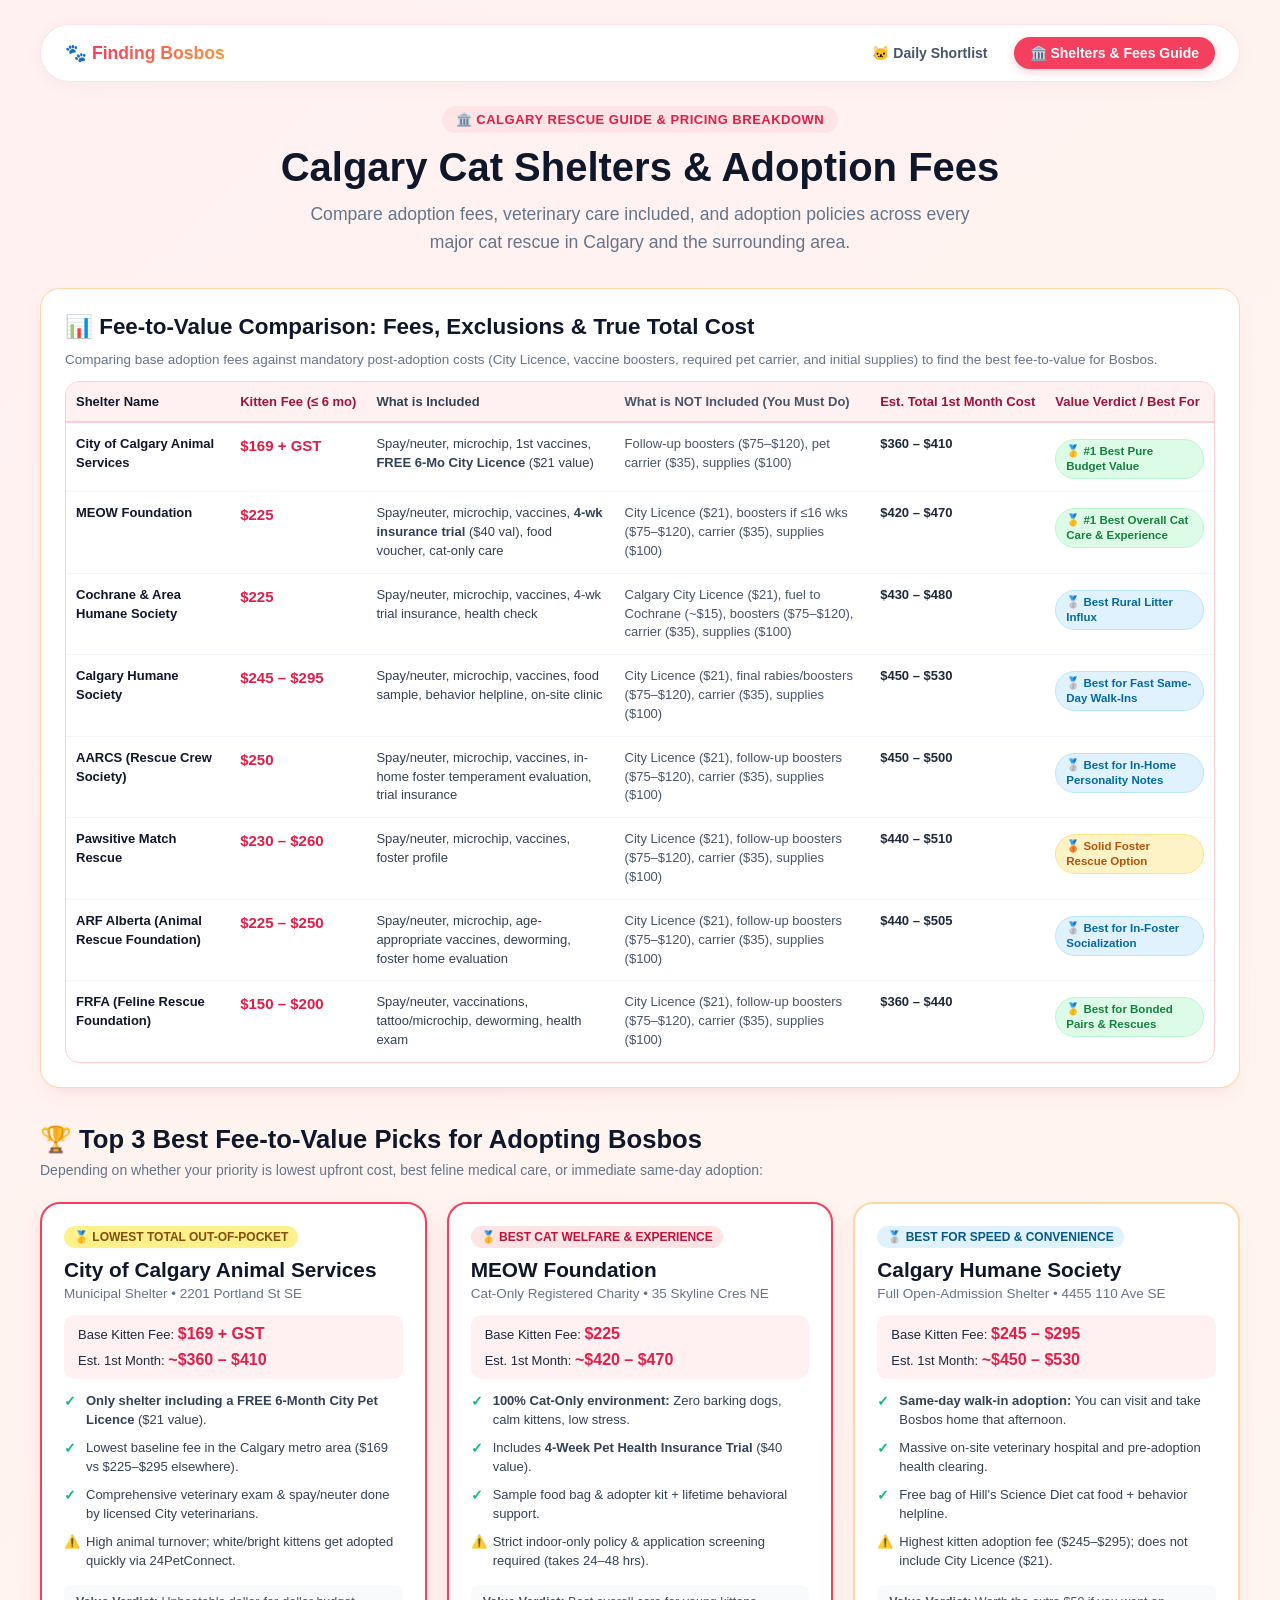
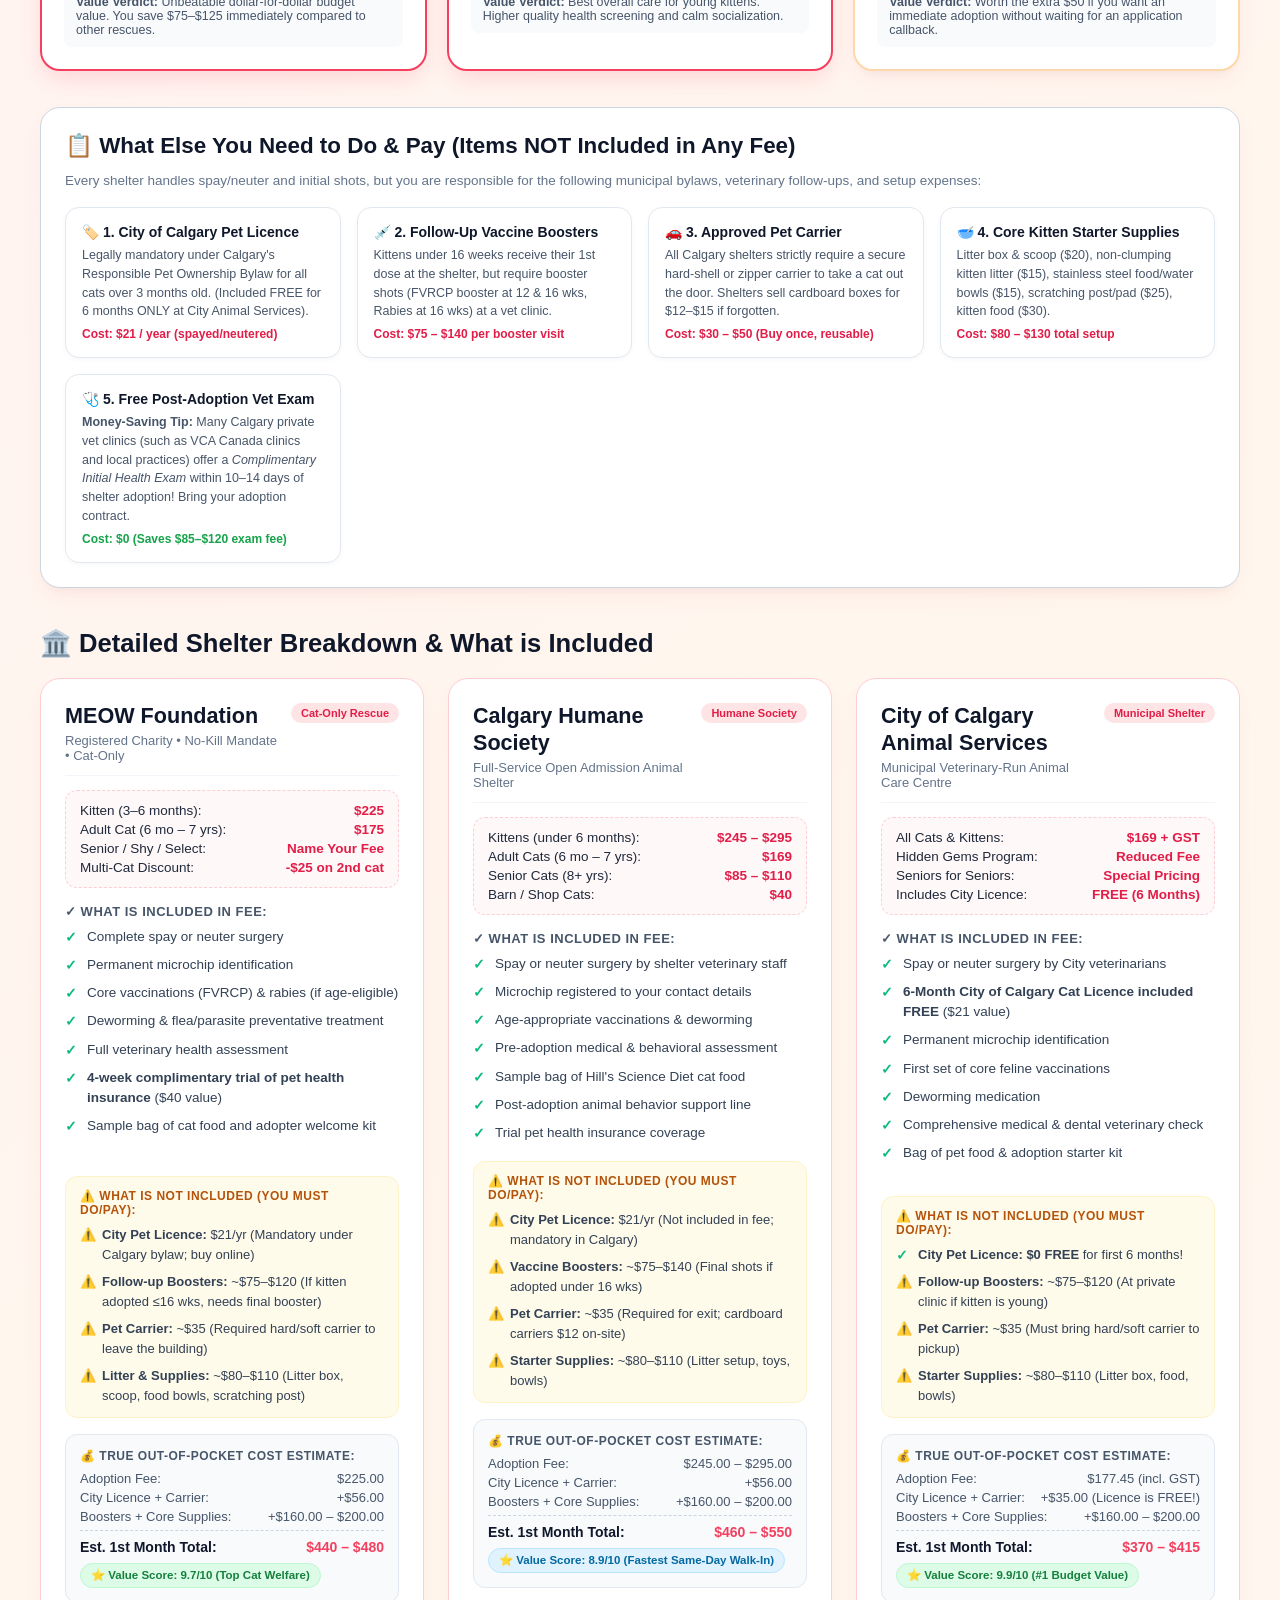
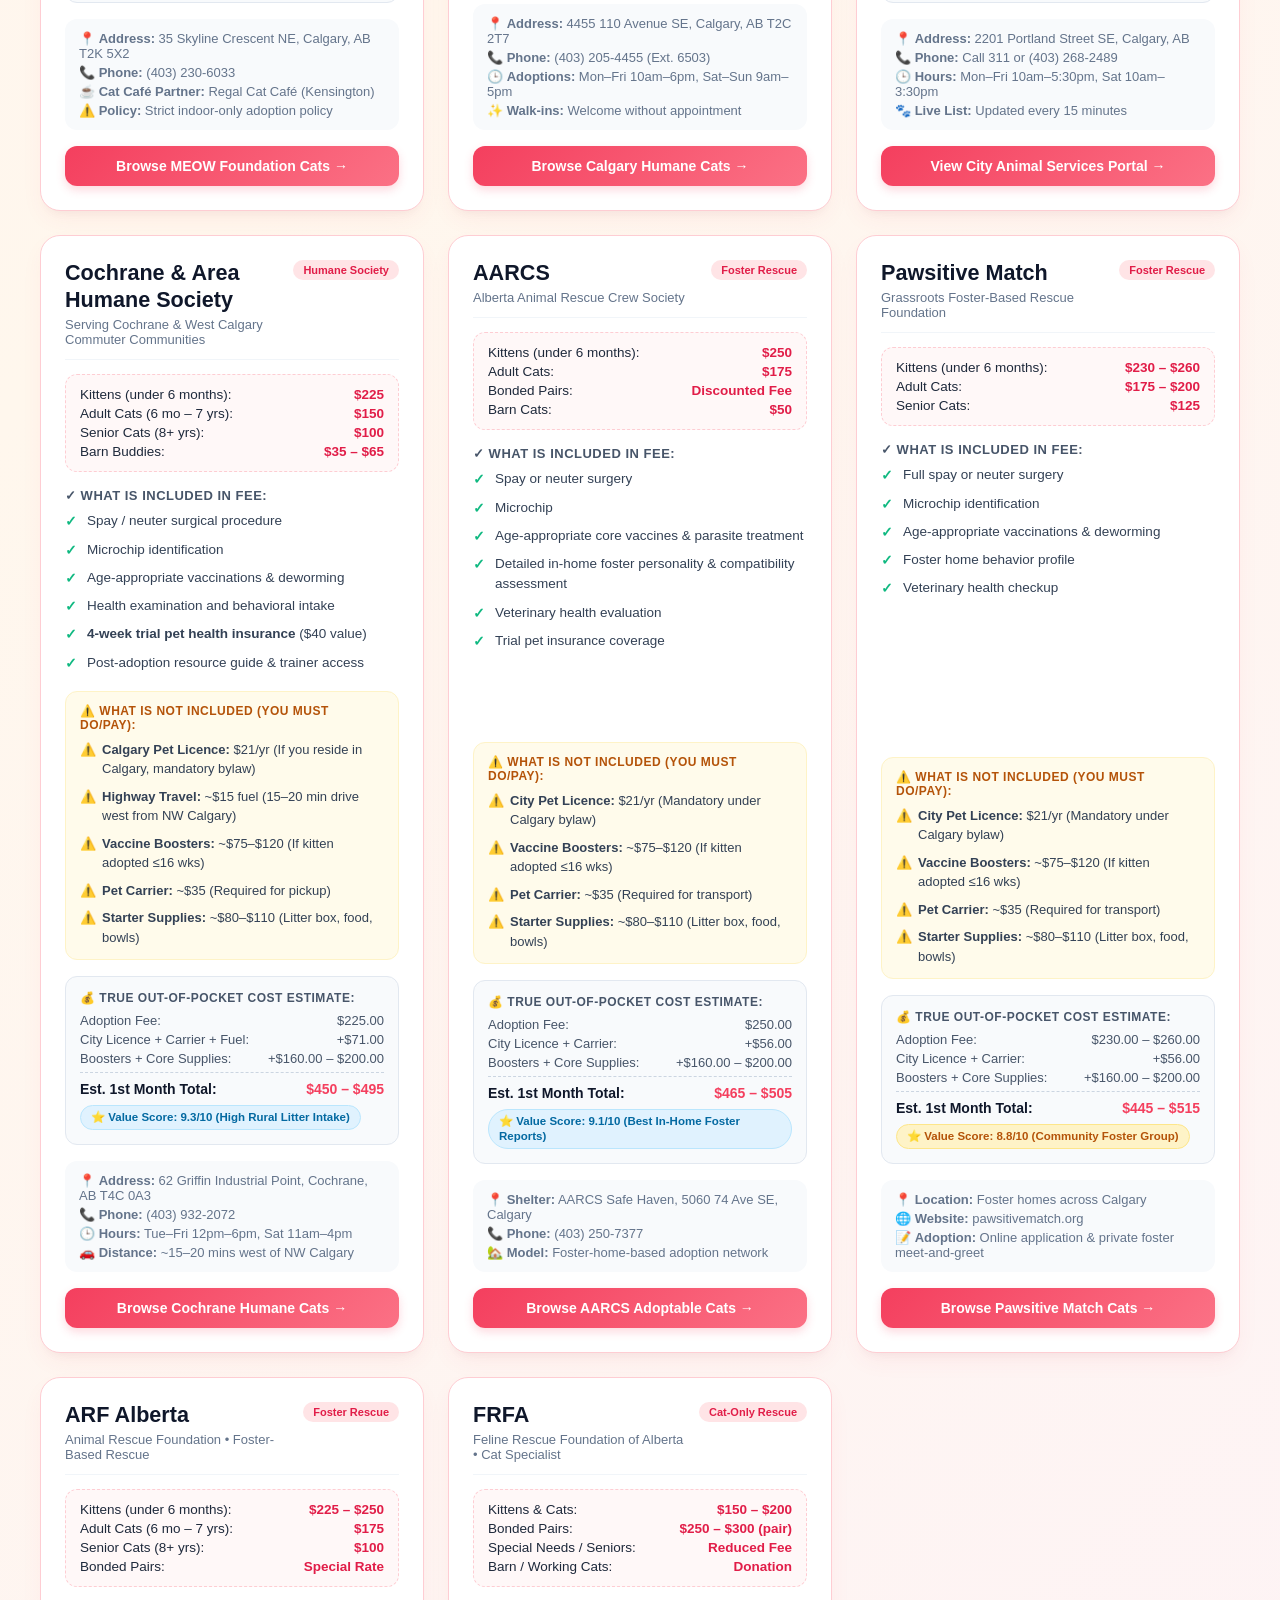
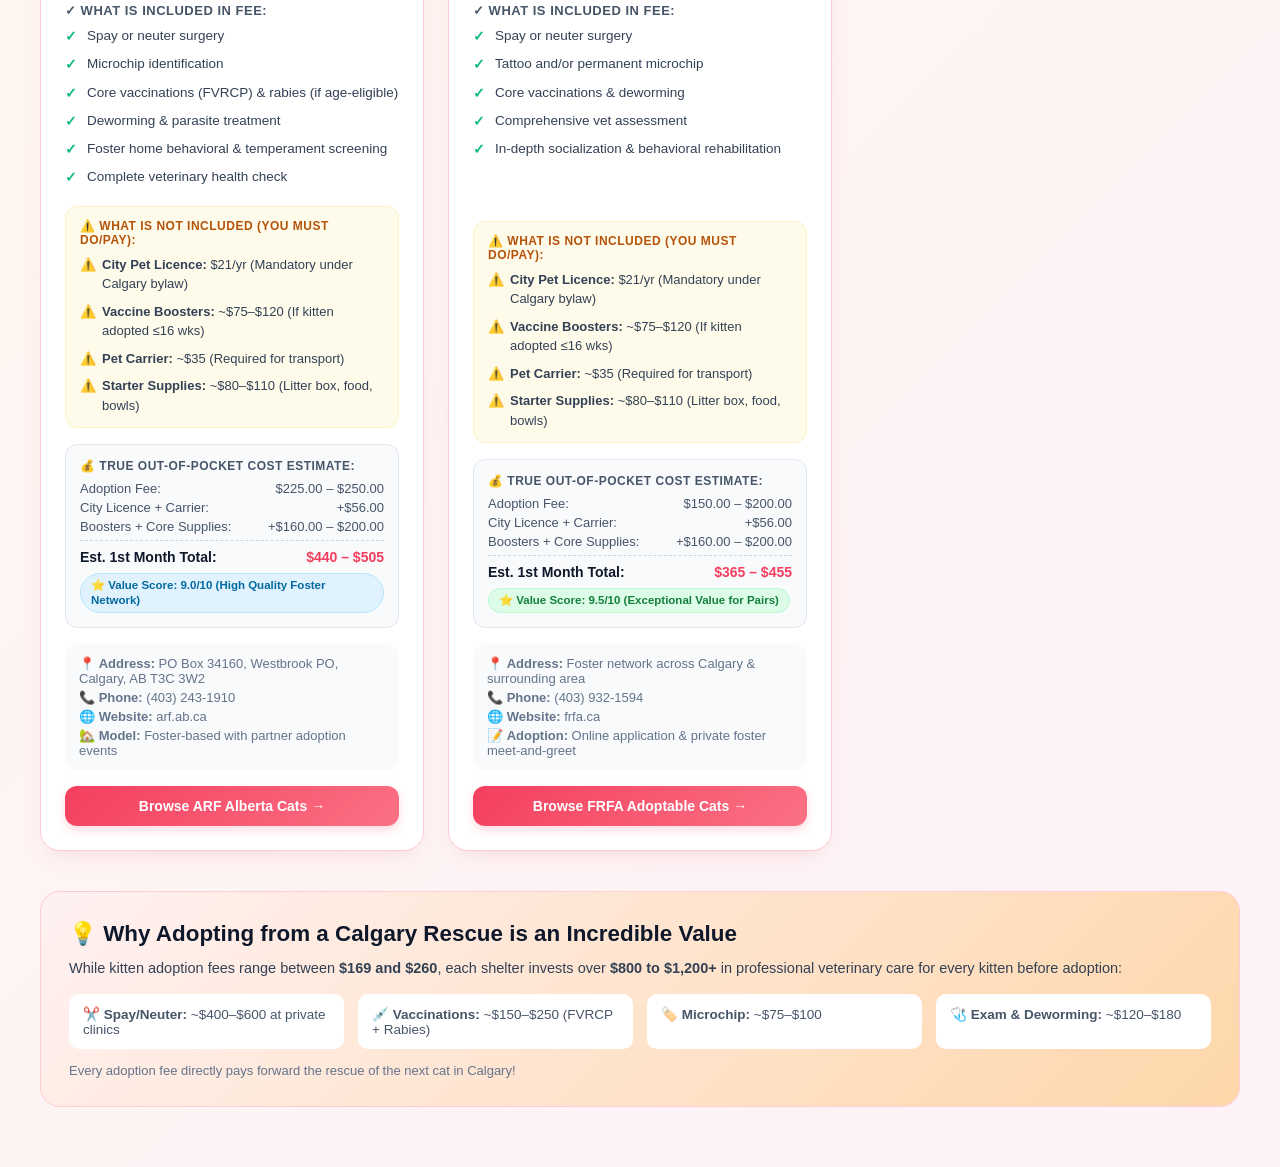
<file: public/shelters.html>
<!DOCTYPE html>
<html lang="en">
<head>
  <meta charset="UTF-8">
  <meta name="viewport" content="width=device-width, initial-scale=1.0">
  <title>Calgary Cat Shelters, Fees & Inclusions Guide 🏛️</title>
  <link rel="stylesheet" href="styles.css">
  <link rel="icon" href="data:image/svg+xml,<svg xmlns=%22http://www.w3.org/2000/svg%22 viewBox=%220 0 100 100%22><text y=%22.9em%22 font-size=%2290%22>🏛️</text></svg>">
</head>
<body>
  <div class="container">
    <!-- Navigation Bar -->
    <nav class="nav-bar">
      <div class="nav-brand">🐾 <strong>Finding Bosbos</strong></div>
      <div class="nav-links">
        <a href="index.html" class="nav-link">🐱 Daily Shortlist</a>
        <a href="shelters.html" class="nav-link active">🏛️ Shelters & Fees Guide</a>
      </div>
    </nav>

    <!-- Hero Header -->
    <header class="shelter-hero">
      <div class="hero-badge">🏛️ Calgary Rescue Guide & Pricing Breakdown</div>
      <h1>Calgary Cat Shelters & <span>Adoption Fees</span></h1>
      <p>
        Compare adoption fees, veterinary care included, and adoption policies across every major cat rescue in Calgary and the surrounding area.
      </p>
    </header>

    <!-- Quick Comparison Table with True Cost & Exclusions -->
    <section class="table-card">
      <h2>📊 Fee-to-Value Comparison: Fees, Exclusions & True Total Cost</h2>
      <p style="color: #64748b; font-size: 13.5px; margin-bottom: 14px;">
        Comparing base adoption fees against mandatory post-adoption costs (City Licence, vaccine boosters, required pet carrier, and initial supplies) to find the best fee-to-value for Bosbos.
      </p>
      <div class="table-scroll-hint">👉 Swipe / scroll horizontally to compare all 6 columns</div>
      <div class="table-responsive-wrapper">
        <table class="comparison-table">
          <thead>
            <tr>
              <th>Shelter Name</th>
              <th>Kitten Fee (&le; 6 mo)</th>
              <th>What is Included</th>
              <th>What is NOT Included (You Must Do)</th>
              <th>Est. Total 1st Month Cost</th>
              <th>Value Verdict / Best For</th>
            </tr>
          </thead>
          <tbody>
            <tr>
              <td><strong>City of Calgary Animal Services</strong></td>
              <td><span class="fee-highlight">$169 + GST</span></td>
              <td>Spay/neuter, microchip, 1st vaccines, <strong>FREE 6-Mo City Licence</strong> ($21 value)</td>
              <td>Follow-up boosters ($75–$120), pet carrier ($35), supplies ($100)</td>
              <td><strong>$360 – $410</strong></td>
              <td><span class="value-badge value-badge-top">🥇 #1 Best Pure Budget Value</span></td>
            </tr>
            <tr>
              <td><strong>MEOW Foundation</strong></td>
              <td><span class="fee-highlight">$225</span></td>
              <td>Spay/neuter, microchip, vaccines, <strong>4-wk insurance trial</strong> ($40 val), food voucher, cat-only care</td>
              <td>City Licence ($21), boosters if &le;16 wks ($75–$120), carrier ($35), supplies ($100)</td>
              <td><strong>$420 – $470</strong></td>
              <td><span class="value-badge value-badge-top">🥇 #1 Best Overall Cat Care & Experience</span></td>
            </tr>
            <tr>
              <td><strong>Cochrane & Area Humane Society</strong></td>
              <td><span class="fee-highlight">$225</span></td>
              <td>Spay/neuter, microchip, vaccines, 4-wk trial insurance, health check</td>
              <td>Calgary City Licence ($21), fuel to Cochrane (~$15), boosters ($75–$120), carrier ($35), supplies ($100)</td>
              <td><strong>$430 – $480</strong></td>
              <td><span class="value-badge value-badge-great">🥈 Best Rural Litter Influx</span></td>
            </tr>
            <tr>
              <td><strong>Calgary Humane Society</strong></td>
              <td><span class="fee-highlight">$245 – $295</span></td>
              <td>Spay/neuter, microchip, vaccines, food sample, behavior helpline, on-site clinic</td>
              <td>City Licence ($21), final rabies/boosters ($75–$120), carrier ($35), supplies ($100)</td>
              <td><strong>$450 – $530</strong></td>
              <td><span class="value-badge value-badge-great">🥈 Best for Fast Same-Day Walk-Ins</span></td>
            </tr>
            <tr>
              <td><strong>AARCS (Rescue Crew Society)</strong></td>
              <td><span class="fee-highlight">$250</span></td>
              <td>Spay/neuter, microchip, vaccines, in-home foster temperament evaluation, trial insurance</td>
              <td>City Licence ($21), follow-up boosters ($75–$120), carrier ($35), supplies ($100)</td>
              <td><strong>$450 – $500</strong></td>
              <td><span class="value-badge value-badge-great">🥈 Best for In-Home Personality Notes</span></td>
            </tr>
            <tr>
              <td><strong>Pawsitive Match Rescue</strong></td>
              <td><span class="fee-highlight">$230 – $260</span></td>
              <td>Spay/neuter, microchip, vaccines, foster profile</td>
              <td>City Licence ($21), follow-up boosters ($75–$120), carrier ($35), supplies ($100)</td>
              <td><strong>$440 – $510</strong></td>
              <td><span class="value-badge value-badge-good">🥉 Solid Foster Rescue Option</span></td>
            </tr>
            <tr>
              <td><strong>ARF Alberta (Animal Rescue Foundation)</strong></td>
              <td><span class="fee-highlight">$225 – $250</span></td>
              <td>Spay/neuter, microchip, age-appropriate vaccines, deworming, foster home evaluation</td>
              <td>City Licence ($21), follow-up boosters ($75–$120), carrier ($35), supplies ($100)</td>
              <td><strong>$440 – $505</strong></td>
              <td><span class="value-badge value-badge-great">🥈 Best for In-Foster Socialization</span></td>
            </tr>
            <tr>
              <td><strong>FRFA (Feline Rescue Foundation)</strong></td>
              <td><span class="fee-highlight">$150 – $200</span></td>
              <td>Spay/neuter, vaccinations, tattoo/microchip, deworming, health exam</td>
              <td>City Licence ($21), follow-up boosters ($75–$120), carrier ($35), supplies ($100)</td>
              <td><strong>$360 – $440</strong></td>
              <td><span class="value-badge value-badge-top">🥇 Best for Bonded Pairs & Rescues</span></td>
            </tr>
          </tbody>
        </table>
      </div>
    </section>

    <!-- Top 3 Fee-to-Value Picks for Bosbos -->
    <h2 style="font-size: 1.6rem; color: #0f172a; margin-bottom: 8px;">🏆 Top 3 Best Fee-to-Value Picks for Adopting Bosbos</h2>
    <p style="color: #64748b; font-size: 14px; margin-bottom: 24px;">
      Depending on whether your priority is lowest upfront cost, best feline medical care, or immediate same-day adoption:
    </p>

    <div class="best-picks-grid">
      <!-- Pick 1: City Animal Services -->
      <div class="best-pick-card featured">
        <span class="best-pick-rank rank-gold">🥇 Lowest Total Out-of-Pocket</span>
        <h3 class="best-pick-title">City of Calgary Animal Services</h3>
        <p class="best-pick-subtitle">Municipal Shelter • 2201 Portland St SE</p>
        
        <div class="best-pick-stats">
          <div>Base Kitten Fee: <strong>$169 + GST</strong></div>
          <div>Est. 1st Month: <strong>~$360 – $410</strong></div>
        </div>

        <ul class="perks-list" style="margin-bottom: 14px; font-size: 13px;">
          <li><span class="perk-check">✓</span> <strong>Only shelter including a FREE 6-Month City Pet Licence</strong> ($21 value).</li>
          <li><span class="perk-check">✓</span> Lowest baseline fee in the Calgary metro area ($169 vs $225–$295 elsewhere).</li>
          <li><span class="perk-check">✓</span> Comprehensive veterinary exam & spay/neuter done by licensed City veterinarians.</li>
          <li><span class="perk-warn">⚠️</span> High animal turnover; white/bright kittens get adopted quickly via 24PetConnect.</li>
        </ul>

        <div style="background: #f8fafc; padding: 10px 12px; border-radius: 8px; font-size: 12.5px; color: #475569;">
          <strong>Value Verdict:</strong> Unbeatable dollar-for-dollar budget value. You save $75–$125 immediately compared to other rescues.
        </div>
      </div>

      <!-- Pick 2: MEOW Foundation -->
      <div class="best-pick-card featured">
        <span class="best-pick-rank rank-rose">🥇 Best Cat Welfare & Experience</span>
        <h3 class="best-pick-title">MEOW Foundation</h3>
        <p class="best-pick-subtitle">Cat-Only Registered Charity • 35 Skyline Cres NE</p>
        
        <div class="best-pick-stats">
          <div>Base Kitten Fee: <strong>$225</strong></div>
          <div>Est. 1st Month: <strong>~$420 – $470</strong></div>
        </div>

        <ul class="perks-list" style="margin-bottom: 14px; font-size: 13px;">
          <li><span class="perk-check">✓</span> <strong>100% Cat-Only environment:</strong> Zero barking dogs, calm kittens, low stress.</li>
          <li><span class="perk-check">✓</span> Includes <strong>4-Week Pet Health Insurance Trial</strong> ($40 value).</li>
          <li><span class="perk-check">✓</span> Sample food bag & adopter kit + lifetime behavioral support.</li>
          <li><span class="perk-warn">⚠️</span> Strict indoor-only policy & application screening required (takes 24–48 hrs).</li>
        </ul>

        <div style="background: #f8fafc; padding: 10px 12px; border-radius: 8px; font-size: 12.5px; color: #475569;">
          <strong>Value Verdict:</strong> Best overall care for young kittens. Higher quality health screening and calm socialization.
        </div>
      </div>

      <!-- Pick 3: Calgary Humane Society -->
      <div class="best-pick-card">
        <span class="best-pick-rank rank-blue">🥈 Best for Speed & Convenience</span>
        <h3 class="best-pick-title">Calgary Humane Society</h3>
        <p class="best-pick-subtitle">Full Open-Admission Shelter • 4455 110 Ave SE</p>
        
        <div class="best-pick-stats">
          <div>Base Kitten Fee: <strong>$245 – $295</strong></div>
          <div>Est. 1st Month: <strong>~$450 – $530</strong></div>
        </div>

        <ul class="perks-list" style="margin-bottom: 14px; font-size: 13px;">
          <li><span class="perk-check">✓</span> <strong>Same-day walk-in adoption:</strong> You can visit and take Bosbos home that afternoon.</li>
          <li><span class="perk-check">✓</span> Massive on-site veterinary hospital and pre-adoption health clearing.</li>
          <li><span class="perk-check">✓</span> Free bag of Hill's Science Diet cat food + behavior helpline.</li>
          <li><span class="perk-warn">⚠️</span> Highest kitten adoption fee ($245–$295); does not include City Licence ($21).</li>
        </ul>

        <div style="background: #f8fafc; padding: 10px 12px; border-radius: 8px; font-size: 12.5px; color: #475569;">
          <strong>Value Verdict:</strong> Worth the extra $50 if you want an immediate adoption without waiting for an application callback.
        </div>
      </div>
    </div>

    <!-- Mandatory Post-Adoption Checklist & Out-of-Pocket Costs -->
    <section class="table-card" style="margin-bottom: 40px; border-color: #cbd5e1;">
      <h2 style="font-size: 1.4rem; color: #0f172a;">📋 What Else You Need to Do & Pay (Items NOT Included in Any Fee)</h2>
      <p style="color: #64748b; font-size: 13.5px; line-height: 1.5;">
        Every shelter handles spay/neuter and initial shots, but you are responsible for the following municipal bylaws, veterinary follow-ups, and setup expenses:
      </p>

      <div class="checklist-grid">
        <div class="checklist-card">
          <h4>🏷️ 1. City of Calgary Pet Licence</h4>
          <p>
            Legally mandatory under Calgary's Responsible Pet Ownership Bylaw for all cats over 3 months old. (Included FREE for 6 months ONLY at City Animal Services).
          </p>
          <span class="checklist-cost">Cost: $21 / year (spayed/neutered)</span>
        </div>

        <div class="checklist-card">
          <h4>💉 2. Follow-Up Vaccine Boosters</h4>
          <p>
            Kittens under 16 weeks receive their 1st dose at the shelter, but require booster shots (FVRCP booster at 12 & 16 wks, Rabies at 16 wks) at a vet clinic.
          </p>
          <span class="checklist-cost">Cost: $75 – $140 per booster visit</span>
        </div>

        <div class="checklist-card">
          <h4>🚗 3. Approved Pet Carrier</h4>
          <p>
            All Calgary shelters strictly require a secure hard-shell or zipper carrier to take a cat out the door. Shelters sell cardboard boxes for $12–$15 if forgotten.
          </p>
          <span class="checklist-cost">Cost: $30 – $50 (Buy once, reusable)</span>
        </div>

        <div class="checklist-card">
          <h4>🥣 4. Core Kitten Starter Supplies</h4>
          <p>
            Litter box & scoop ($20), non-clumping kitten litter ($15), stainless steel food/water bowls ($15), scratching post/pad ($25), kitten food ($30).
          </p>
          <span class="checklist-cost">Cost: $80 – $130 total setup</span>
        </div>

        <div class="checklist-card">
          <h4>🩺 5. Free Post-Adoption Vet Exam</h4>
          <p>
            <strong>Money-Saving Tip:</strong> Many Calgary private vet clinics (such as VCA Canada clinics and local practices) offer a <em>Complimentary Initial Health Exam</em> within 10–14 days of shelter adoption! Bring your adoption contract.
          </p>
          <span class="checklist-cost" style="color: #16a34a;">Cost: $0 (Saves $85–$120 exam fee)</span>
        </div>
      </div>
    </section>

    <!-- Detailed Shelter Breakdown Cards -->
    <h2 style="font-size: 1.6rem; color: #0f172a; margin-bottom: 20px;">🏛️ Detailed Shelter Breakdown & What is Included</h2>
    
    <div class="shelter-cards-grid">
      <!-- MEOW Foundation -->
      <div class="shelter-card-item">
        <div class="shelter-header">
          <div>
            <h3 class="shelter-name">MEOW Foundation</h3>
            <p style="color: #64748b; font-size: 13px;">Registered Charity • No-Kill Mandate • Cat-Only</p>
          </div>
          <span class="shelter-badge-type">Cat-Only Rescue</span>
        </div>

        <div class="fees-box">
          <div class="fee-row">
            <span>Kitten (3–6 months):</span>
            <span class="fee-val">$225</span>
          </div>
          <div class="fee-row">
            <span>Adult Cat (6 mo – 7 yrs):</span>
            <span class="fee-val">$175</span>
          </div>
          <div class="fee-row">
            <span>Senior / Shy / Select:</span>
            <span class="fee-val">Name Your Fee</span>
          </div>
          <div class="fee-row">
            <span>Multi-Cat Discount:</span>
            <span class="fee-val">-$25 on 2nd cat</span>
          </div>
        </div>

        <div class="included-section">
          <div class="included-title">✓ What is Included in Fee:</div>
          <ul class="perks-list">
            <li><span class="perk-check">✓</span> Complete spay or neuter surgery</li>
            <li><span class="perk-check">✓</span> Permanent microchip identification</li>
            <li><span class="perk-check">✓</span> Core vaccinations (FVRCP) & rabies (if age-eligible)</li>
            <li><span class="perk-check">✓</span> Deworming & flea/parasite preventative treatment</li>
            <li><span class="perk-check">✓</span> Full veterinary health assessment</li>
            <li><span class="perk-check">✓</span> <strong>4-week complimentary trial of pet health insurance</strong> ($40 value)</li>
            <li><span class="perk-check">✓</span> Sample bag of cat food and adopter welcome kit</li>
          </ul>
        </div>

        <div class="excluded-section">
          <div class="excluded-title">⚠️ What is NOT Included (You Must Do/Pay):</div>
          <ul class="perks-list" style="font-size: 13px;">
            <li><span class="perk-warn">⚠️</span> <strong>City Pet Licence:</strong> $21/yr (Mandatory under Calgary bylaw; buy online)</li>
            <li><span class="perk-warn">⚠️</span> <strong>Follow-up Boosters:</strong> ~$75–$120 (If kitten adopted &le;16 wks, needs final booster)</li>
            <li><span class="perk-warn">⚠️</span> <strong>Pet Carrier:</strong> ~$35 (Required hard/soft carrier to leave the building)</li>
            <li><span class="perk-warn">⚠️</span> <strong>Litter & Supplies:</strong> ~$80–$110 (Litter box, scoop, food bowls, scratching post)</li>
          </ul>
        </div>

        <div class="cost-summary-box">
          <div class="cost-summary-title">💰 True Out-of-Pocket Cost Estimate:</div>
          <div class="cost-row"><span>Adoption Fee:</span> <span>$225.00</span></div>
          <div class="cost-row"><span>City Licence + Carrier:</span> <span>+$56.00</span></div>
          <div class="cost-row"><span>Boosters + Core Supplies:</span> <span>+$160.00 – $200.00</span></div>
          <div class="cost-total"><span>Est. 1st Month Total:</span> <strong>$440 – $480</strong></div>
          <div class="value-badge value-badge-top" style="margin-top: 8px;">⭐ Value Score: 9.7/10 (Top Cat Welfare)</div>
        </div>

        <div class="shelter-info-footer">
          <div>📍 <strong>Address:</strong> 35 Skyline Crescent NE, Calgary, AB T2K 5X2</div>
          <div>📞 <strong>Phone:</strong> (403) 230-6033</div>
          <div>☕ <strong>Cat Café Partner:</strong> Regal Cat Café (Kensington)</div>
          <div>⚠️ <strong>Policy:</strong> Strict indoor-only adoption policy</div>
        </div>

        <a href="https://meowfoundation.com/adoptable-cats/" target="_blank" class="btn-visit-shelter">
          Browse MEOW Foundation Cats →
        </a>
      </div>

      <!-- Calgary Humane Society -->
      <div class="shelter-card-item">
        <div class="shelter-header">
          <div>
            <h3 class="shelter-name">Calgary Humane Society</h3>
            <p style="color: #64748b; font-size: 13px;">Full-Service Open Admission Animal Shelter</p>
          </div>
          <span class="shelter-badge-type">Humane Society</span>
        </div>

        <div class="fees-box">
          <div class="fee-row">
            <span>Kittens (under 6 months):</span>
            <span class="fee-val">$245 – $295</span>
          </div>
          <div class="fee-row">
            <span>Adult Cats (6 mo – 7 yrs):</span>
            <span class="fee-val">$169</span>
          </div>
          <div class="fee-row">
            <span>Senior Cats (8+ yrs):</span>
            <span class="fee-val">$85 – $110</span>
          </div>
          <div class="fee-row">
            <span>Barn / Shop Cats:</span>
            <span class="fee-val">$40</span>
          </div>
        </div>

        <div class="included-section">
          <div class="included-title">✓ What is Included in Fee:</div>
          <ul class="perks-list">
            <li><span class="perk-check">✓</span> Spay or neuter surgery by shelter veterinary staff</li>
            <li><span class="perk-check">✓</span> Microchip registered to your contact details</li>
            <li><span class="perk-check">✓</span> Age-appropriate vaccinations & deworming</li>
            <li><span class="perk-check">✓</span> Pre-adoption medical & behavioral assessment</li>
            <li><span class="perk-check">✓</span> Sample bag of Hill's Science Diet cat food</li>
            <li><span class="perk-check">✓</span> Post-adoption animal behavior support line</li>
            <li><span class="perk-check">✓</span> Trial pet health insurance coverage</li>
          </ul>
        </div>

        <div class="excluded-section">
          <div class="excluded-title">⚠️ What is NOT Included (You Must Do/Pay):</div>
          <ul class="perks-list" style="font-size: 13px;">
            <li><span class="perk-warn">⚠️</span> <strong>City Pet Licence:</strong> $21/yr (Not included in fee; mandatory in Calgary)</li>
            <li><span class="perk-warn">⚠️</span> <strong>Vaccine Boosters:</strong> ~$75–$140 (Final shots if adopted under 16 wks)</li>
            <li><span class="perk-warn">⚠️</span> <strong>Pet Carrier:</strong> ~$35 (Required for exit; cardboard carriers $12 on-site)</li>
            <li><span class="perk-warn">⚠️</span> <strong>Starter Supplies:</strong> ~$80–$110 (Litter setup, toys, bowls)</li>
          </ul>
        </div>

        <div class="cost-summary-box">
          <div class="cost-summary-title">💰 True Out-of-Pocket Cost Estimate:</div>
          <div class="cost-row"><span>Adoption Fee:</span> <span>$245.00 – $295.00</span></div>
          <div class="cost-row"><span>City Licence + Carrier:</span> <span>+$56.00</span></div>
          <div class="cost-row"><span>Boosters + Core Supplies:</span> <span>+$160.00 – $200.00</span></div>
          <div class="cost-total"><span>Est. 1st Month Total:</span> <strong>$460 – $550</strong></div>
          <div class="value-badge value-badge-great" style="margin-top: 8px;">⭐ Value Score: 8.9/10 (Fastest Same-Day Walk-In)</div>
        </div>

        <div class="shelter-info-footer">
          <div>📍 <strong>Address:</strong> 4455 110 Avenue SE, Calgary, AB T2C 2T7</div>
          <div>📞 <strong>Phone:</strong> (403) 205-4455 (Ext. 6503)</div>
          <div>🕒 <strong>Adoptions:</strong> Mon–Fri 10am–6pm, Sat–Sun 9am–5pm</div>
          <div>✨ <strong>Walk-ins:</strong> Welcome without appointment</div>
        </div>

        <a href="https://www.calgaryhumane.ca/adopt/cats/" target="_blank" class="btn-visit-shelter">
          Browse Calgary Humane Cats →
        </a>
      </div>

      <!-- City of Calgary Animal Services -->
      <div class="shelter-card-item">
        <div class="shelter-header">
          <div>
            <h3 class="shelter-name">City of Calgary Animal Services</h3>
            <p style="color: #64748b; font-size: 13px;">Municipal Veterinary-Run Animal Care Centre</p>
          </div>
          <span class="shelter-badge-type">Municipal Shelter</span>
        </div>

        <div class="fees-box">
          <div class="fee-row">
            <span>All Cats & Kittens:</span>
            <span class="fee-val">$169 + GST</span>
          </div>
          <div class="fee-row">
            <span>Hidden Gems Program:</span>
            <span class="fee-val">Reduced Fee</span>
          </div>
          <div class="fee-row">
            <span>Seniors for Seniors:</span>
            <span class="fee-val">Special Pricing</span>
          </div>
          <div class="fee-row">
            <span>Includes City Licence:</span>
            <span class="fee-val">FREE (6 Months)</span>
          </div>
        </div>

        <div class="included-section">
          <div class="included-title">✓ What is Included in Fee:</div>
          <ul class="perks-list">
            <li><span class="perk-check">✓</span> Spay or neuter surgery by City veterinarians</li>
            <li><span class="perk-check">✓</span> <strong>6-Month City of Calgary Cat Licence included FREE</strong> ($21 value)</li>
            <li><span class="perk-check">✓</span> Permanent microchip identification</li>
            <li><span class="perk-check">✓</span> First set of core feline vaccinations</li>
            <li><span class="perk-check">✓</span> Deworming medication</li>
            <li><span class="perk-check">✓</span> Comprehensive medical & dental veterinary check</li>
            <li><span class="perk-check">✓</span> Bag of pet food & adoption starter kit</li>
          </ul>
        </div>

        <div class="excluded-section">
          <div class="excluded-title">⚠️ What is NOT Included (You Must Do/Pay):</div>
          <ul class="perks-list" style="font-size: 13px;">
            <li><span class="perk-check" style="color: #10b981;">✓</span> <strong>City Pet Licence:</strong> <strong>$0 FREE</strong> for first 6 months!</li>
            <li><span class="perk-warn">⚠️</span> <strong>Follow-up Boosters:</strong> ~$75–$120 (At private clinic if kitten is young)</li>
            <li><span class="perk-warn">⚠️</span> <strong>Pet Carrier:</strong> ~$35 (Must bring hard/soft carrier to pickup)</li>
            <li><span class="perk-warn">⚠️</span> <strong>Starter Supplies:</strong> ~$80–$110 (Litter box, food, bowls)</li>
          </ul>
        </div>

        <div class="cost-summary-box">
          <div class="cost-summary-title">💰 True Out-of-Pocket Cost Estimate:</div>
          <div class="cost-row"><span>Adoption Fee:</span> <span>$177.45 (incl. GST)</span></div>
          <div class="cost-row"><span>City Licence + Carrier:</span> <span>+$35.00 (Licence is FREE!)</span></div>
          <div class="cost-row"><span>Boosters + Core Supplies:</span> <span>+$160.00 – $200.00</span></div>
          <div class="cost-total"><span>Est. 1st Month Total:</span> <strong>$370 – $415</strong></div>
          <div class="value-badge value-badge-top" style="margin-top: 8px;">⭐ Value Score: 9.9/10 (#1 Budget Value)</div>
        </div>

        <div class="shelter-info-footer">
          <div>📍 <strong>Address:</strong> 2201 Portland Street SE, Calgary, AB</div>
          <div>📞 <strong>Phone:</strong> Call 311 or (403) 268-2489</div>
          <div>🕒 <strong>Hours:</strong> Mon–Fri 10am–5:30pm, Sat 10am–3:30pm</div>
          <div>🐾 <strong>Live List:</strong> Updated every 15 minutes</div>
        </div>

        <a href="https://www.calgary.ca/pets/adoption.html" target="_blank" class="btn-visit-shelter">
          View City Animal Services Portal →
        </a>
      </div>

      <!-- Cochrane & Area Humane Society -->
      <div class="shelter-card-item">
        <div class="shelter-header">
          <div>
            <h3 class="shelter-name">Cochrane & Area Humane Society</h3>
            <p style="color: #64748b; font-size: 13px;">Serving Cochrane & West Calgary Commuter Communities</p>
          </div>
          <span class="shelter-badge-type">Humane Society</span>
        </div>

        <div class="fees-box">
          <div class="fee-row">
            <span>Kittens (under 6 months):</span>
            <span class="fee-val">$225</span>
          </div>
          <div class="fee-row">
            <span>Adult Cats (6 mo – 7 yrs):</span>
            <span class="fee-val">$150</span>
          </div>
          <div class="fee-row">
            <span>Senior Cats (8+ yrs):</span>
            <span class="fee-val">$100</span>
          </div>
          <div class="fee-row">
            <span>Barn Buddies:</span>
            <span class="fee-val">$35 – $65</span>
          </div>
        </div>

        <div class="included-section">
          <div class="included-title">✓ What is Included in Fee:</div>
          <ul class="perks-list">
            <li><span class="perk-check">✓</span> Spay / neuter surgical procedure</li>
            <li><span class="perk-check">✓</span> Microchip identification</li>
            <li><span class="perk-check">✓</span> Age-appropriate vaccinations & deworming</li>
            <li><span class="perk-check">✓</span> Health examination and behavioral intake</li>
            <li><span class="perk-check">✓</span> <strong>4-week trial pet health insurance</strong> ($40 value)</li>
            <li><span class="perk-check">✓</span> Post-adoption resource guide & trainer access</li>
          </ul>
        </div>

        <div class="excluded-section">
          <div class="excluded-title">⚠️ What is NOT Included (You Must Do/Pay):</div>
          <ul class="perks-list" style="font-size: 13px;">
            <li><span class="perk-warn">⚠️</span> <strong>Calgary Pet Licence:</strong> $21/yr (If you reside in Calgary, mandatory bylaw)</li>
            <li><span class="perk-warn">⚠️</span> <strong>Highway Travel:</strong> ~$15 fuel (15–20 min drive west from NW Calgary)</li>
            <li><span class="perk-warn">⚠️</span> <strong>Vaccine Boosters:</strong> ~$75–$120 (If kitten adopted &le;16 wks)</li>
            <li><span class="perk-warn">⚠️</span> <strong>Pet Carrier:</strong> ~$35 (Required for pickup)</li>
            <li><span class="perk-warn">⚠️</span> <strong>Starter Supplies:</strong> ~$80–$110 (Litter box, food, bowls)</li>
          </ul>
        </div>

        <div class="cost-summary-box">
          <div class="cost-summary-title">💰 True Out-of-Pocket Cost Estimate:</div>
          <div class="cost-row"><span>Adoption Fee:</span> <span>$225.00</span></div>
          <div class="cost-row"><span>City Licence + Carrier + Fuel:</span> <span>+$71.00</span></div>
          <div class="cost-row"><span>Boosters + Core Supplies:</span> <span>+$160.00 – $200.00</span></div>
          <div class="cost-total"><span>Est. 1st Month Total:</span> <strong>$450 – $495</strong></div>
          <div class="value-badge value-badge-great" style="margin-top: 8px;">⭐ Value Score: 9.3/10 (High Rural Litter Intake)</div>
        </div>

        <div class="shelter-info-footer">
          <div>📍 <strong>Address:</strong> 62 Griffin Industrial Point, Cochrane, AB T4C 0A3</div>
          <div>📞 <strong>Phone:</strong> (403) 932-2072</div>
          <div>🕒 <strong>Hours:</strong> Tue–Fri 12pm–6pm, Sat 11am–4pm</div>
          <div>🚗 <strong>Distance:</strong> ~15–20 mins west of NW Calgary</div>
        </div>

        <a href="https://www.cochranehumane.ca/adopt" target="_blank" class="btn-visit-shelter">
          Browse Cochrane Humane Cats →
        </a>
      </div>

      <!-- AARCS -->
      <div class="shelter-card-item">
        <div class="shelter-header">
          <div>
            <h3 class="shelter-name">AARCS</h3>
            <p style="color: #64748b; font-size: 13px;">Alberta Animal Rescue Crew Society</p>
          </div>
          <span class="shelter-badge-type">Foster Rescue</span>
        </div>

        <div class="fees-box">
          <div class="fee-row">
            <span>Kittens (under 6 months):</span>
            <span class="fee-val">$250</span>
          </div>
          <div class="fee-row">
            <span>Adult Cats:</span>
            <span class="fee-val">$175</span>
          </div>
          <div class="fee-row">
            <span>Bonded Pairs:</span>
            <span class="fee-val">Discounted Fee</span>
          </div>
          <div class="fee-row">
            <span>Barn Cats:</span>
            <span class="fee-val">$50</span>
          </div>
        </div>

        <div class="included-section">
          <div class="included-title">✓ What is Included in Fee:</div>
          <ul class="perks-list">
            <li><span class="perk-check">✓</span> Spay or neuter surgery</li>
            <li><span class="perk-check">✓</span> Microchip</li>
            <li><span class="perk-check">✓</span> Age-appropriate core vaccines & parasite treatment</li>
            <li><span class="perk-check">✓</span> Detailed in-home foster personality & compatibility assessment</li>
            <li><span class="perk-check">✓</span> Veterinary health evaluation</li>
            <li><span class="perk-check">✓</span> Trial pet insurance coverage</li>
          </ul>
        </div>

        <div class="excluded-section">
          <div class="excluded-title">⚠️ What is NOT Included (You Must Do/Pay):</div>
          <ul class="perks-list" style="font-size: 13px;">
            <li><span class="perk-warn">⚠️</span> <strong>City Pet Licence:</strong> $21/yr (Mandatory under Calgary bylaw)</li>
            <li><span class="perk-warn">⚠️</span> <strong>Vaccine Boosters:</strong> ~$75–$120 (If kitten adopted &le;16 wks)</li>
            <li><span class="perk-warn">⚠️</span> <strong>Pet Carrier:</strong> ~$35 (Required for transport)</li>
            <li><span class="perk-warn">⚠️</span> <strong>Starter Supplies:</strong> ~$80–$110 (Litter box, food, bowls)</li>
          </ul>
        </div>

        <div class="cost-summary-box">
          <div class="cost-summary-title">💰 True Out-of-Pocket Cost Estimate:</div>
          <div class="cost-row"><span>Adoption Fee:</span> <span>$250.00</span></div>
          <div class="cost-row"><span>City Licence + Carrier:</span> <span>+$56.00</span></div>
          <div class="cost-row"><span>Boosters + Core Supplies:</span> <span>+$160.00 – $200.00</span></div>
          <div class="cost-total"><span>Est. 1st Month Total:</span> <strong>$465 – $505</strong></div>
          <div class="value-badge value-badge-great" style="margin-top: 8px;">⭐ Value Score: 9.1/10 (Best In-Home Foster Reports)</div>
        </div>

        <div class="shelter-info-footer">
          <div>📍 <strong>Shelter:</strong> AARCS Safe Haven, 5060 74 Ave SE, Calgary</div>
          <div>📞 <strong>Phone:</strong> (403) 250-7377</div>
          <div>🏡 <strong>Model:</strong> Foster-home-based adoption network</div>
        </div>

        <a href="https://aarcs.ca/adoptable-cats/" target="_blank" class="btn-visit-shelter">
          Browse AARCS Adoptable Cats →
        </a>
      </div>

      <!-- Pawsitive Match -->
      <div class="shelter-card-item">
        <div class="shelter-header">
          <div>
            <h3 class="shelter-name">Pawsitive Match</h3>
            <p style="color: #64748b; font-size: 13px;">Grassroots Foster-Based Rescue Foundation</p>
          </div>
          <span class="shelter-badge-type">Foster Rescue</span>
        </div>

        <div class="fees-box">
          <div class="fee-row">
            <span>Kittens (under 6 months):</span>
            <span class="fee-val">$230 – $260</span>
          </div>
          <div class="fee-row">
            <span>Adult Cats:</span>
            <span class="fee-val">$175 – $200</span>
          </div>
          <div class="fee-row">
            <span>Senior Cats:</span>
            <span class="fee-val">$125</span>
          </div>
        </div>

        <div class="included-section">
          <div class="included-title">✓ What is Included in Fee:</div>
          <ul class="perks-list">
            <li><span class="perk-check">✓</span> Full spay or neuter surgery</li>
            <li><span class="perk-check">✓</span> Microchip identification</li>
            <li><span class="perk-check">✓</span> Age-appropriate vaccinations & deworming</li>
            <li><span class="perk-check">✓</span> Foster home behavior profile</li>
            <li><span class="perk-check">✓</span> Veterinary health checkup</li>
          </ul>
        </div>

        <div class="excluded-section">
          <div class="excluded-title">⚠️ What is NOT Included (You Must Do/Pay):</div>
          <ul class="perks-list" style="font-size: 13px;">
            <li><span class="perk-warn">⚠️</span> <strong>City Pet Licence:</strong> $21/yr (Mandatory under Calgary bylaw)</li>
            <li><span class="perk-warn">⚠️</span> <strong>Vaccine Boosters:</strong> ~$75–$120 (If kitten adopted &le;16 wks)</li>
            <li><span class="perk-warn">⚠️</span> <strong>Pet Carrier:</strong> ~$35 (Required for transport)</li>
            <li><span class="perk-warn">⚠️</span> <strong>Starter Supplies:</strong> ~$80–$110 (Litter box, food, bowls)</li>
          </ul>
        </div>

        <div class="cost-summary-box">
          <div class="cost-summary-title">💰 True Out-of-Pocket Cost Estimate:</div>
          <div class="cost-row"><span>Adoption Fee:</span> <span>$230.00 – $260.00</span></div>
          <div class="cost-row"><span>City Licence + Carrier:</span> <span>+$56.00</span></div>
          <div class="cost-row"><span>Boosters + Core Supplies:</span> <span>+$160.00 – $200.00</span></div>
          <div class="cost-total"><span>Est. 1st Month Total:</span> <strong>$445 – $515</strong></div>
          <div class="value-badge value-badge-good" style="margin-top: 8px;">⭐ Value Score: 8.8/10 (Community Foster Group)</div>
        </div>

        <div class="shelter-info-footer">
          <div>📍 <strong>Location:</strong> Foster homes across Calgary</div>
          <div>🌐 <strong>Website:</strong> pawsitivematch.org</div>
          <div>📝 <strong>Adoption:</strong> Online application & private foster meet-and-greet</div>
        </div>

        <a href="https://www.pawsitivematch.org/" target="_blank" class="btn-visit-shelter">
          Browse Pawsitive Match Cats →
        </a>
      </div>

      <!-- ARF Alberta -->
      <div class="shelter-card-item">
        <div class="shelter-header">
          <div>
            <h3 class="shelter-name">ARF Alberta</h3>
            <p style="color: #64748b; font-size: 13px;">Animal Rescue Foundation • Foster-Based Rescue</p>
          </div>
          <span class="shelter-badge-type">Foster Rescue</span>
        </div>

        <div class="fees-box">
          <div class="fee-row">
            <span>Kittens (under 6 months):</span>
            <span class="fee-val">$225 – $250</span>
          </div>
          <div class="fee-row">
            <span>Adult Cats (6 mo – 7 yrs):</span>
            <span class="fee-val">$175</span>
          </div>
          <div class="fee-row">
            <span>Senior Cats (8+ yrs):</span>
            <span class="fee-val">$100</span>
          </div>
          <div class="fee-row">
            <span>Bonded Pairs:</span>
            <span class="fee-val">Special Rate</span>
          </div>
        </div>

        <div class="included-section">
          <div class="included-title">✓ What is Included in Fee:</div>
          <ul class="perks-list">
            <li><span class="perk-check">✓</span> Spay or neuter surgery</li>
            <li><span class="perk-check">✓</span> Microchip identification</li>
            <li><span class="perk-check">✓</span> Core vaccinations (FVRCP) & rabies (if age-eligible)</li>
            <li><span class="perk-check">✓</span> Deworming & parasite treatment</li>
            <li><span class="perk-check">✓</span> Foster home behavioral & temperament screening</li>
            <li><span class="perk-check">✓</span> Complete veterinary health check</li>
          </ul>
        </div>

        <div class="excluded-section">
          <div class="excluded-title">⚠️ What is NOT Included (You Must Do/Pay):</div>
          <ul class="perks-list" style="font-size: 13px;">
            <li><span class="perk-warn">⚠️</span> <strong>City Pet Licence:</strong> $21/yr (Mandatory under Calgary bylaw)</li>
            <li><span class="perk-warn">⚠️</span> <strong>Vaccine Boosters:</strong> ~$75–$120 (If kitten adopted &le;16 wks)</li>
            <li><span class="perk-warn">⚠️</span> <strong>Pet Carrier:</strong> ~$35 (Required for transport)</li>
            <li><span class="perk-warn">⚠️</span> <strong>Starter Supplies:</strong> ~$80–$110 (Litter box, food, bowls)</li>
          </ul>
        </div>

        <div class="cost-summary-box">
          <div class="cost-summary-title">💰 True Out-of-Pocket Cost Estimate:</div>
          <div class="cost-row"><span>Adoption Fee:</span> <span>$225.00 – $250.00</span></div>
          <div class="cost-row"><span>City Licence + Carrier:</span> <span>+$56.00</span></div>
          <div class="cost-row"><span>Boosters + Core Supplies:</span> <span>+$160.00 – $200.00</span></div>
          <div class="cost-total"><span>Est. 1st Month Total:</span> <strong>$440 – $505</strong></div>
          <div class="value-badge value-badge-great" style="margin-top: 8px;">⭐ Value Score: 9.0/10 (High Quality Foster Network)</div>
        </div>

        <div class="shelter-info-footer">
          <div>📍 <strong>Address:</strong> PO Box 34160, Westbrook PO, Calgary, AB T3C 3W2</div>
          <div>📞 <strong>Phone:</strong> (403) 243-1910</div>
          <div>🌐 <strong>Website:</strong> arf.ab.ca</div>
          <div>🏡 <strong>Model:</strong> Foster-based with partner adoption events</div>
        </div>

        <a href="https://arf.ab.ca/adopt/adopt-a-cat/" target="_blank" class="btn-visit-shelter">
          Browse ARF Alberta Cats →
        </a>
      </div>

      <!-- FRFA (Feline Rescue Foundation of Alberta) -->
      <div class="shelter-card-item">
        <div class="shelter-header">
          <div>
            <h3 class="shelter-name">FRFA</h3>
            <p style="color: #64748b; font-size: 13px;">Feline Rescue Foundation of Alberta • Cat Specialist</p>
          </div>
          <span class="shelter-badge-type">Cat-Only Rescue</span>
        </div>

        <div class="fees-box">
          <div class="fee-row">
            <span>Kittens & Cats:</span>
            <span class="fee-val">$150 – $200</span>
          </div>
          <div class="fee-row">
            <span>Bonded Pairs:</span>
            <span class="fee-val">$250 – $300 (pair)</span>
          </div>
          <div class="fee-row">
            <span>Special Needs / Seniors:</span>
            <span class="fee-val">Reduced Fee</span>
          </div>
          <div class="fee-row">
            <span>Barn / Working Cats:</span>
            <span class="fee-val">Donation</span>
          </div>
        </div>

        <div class="included-section">
          <div class="included-title">✓ What is Included in Fee:</div>
          <ul class="perks-list">
            <li><span class="perk-check">✓</span> Spay or neuter surgery</li>
            <li><span class="perk-check">✓</span> Tattoo and/or permanent microchip</li>
            <li><span class="perk-check">✓</span> Core vaccinations & deworming</li>
            <li><span class="perk-check">✓</span> Comprehensive vet assessment</li>
            <li><span class="perk-check">✓</span> In-depth socialization & behavioral rehabilitation</li>
          </ul>
        </div>

        <div class="excluded-section">
          <div class="excluded-title">⚠️ What is NOT Included (You Must Do/Pay):</div>
          <ul class="perks-list" style="font-size: 13px;">
            <li><span class="perk-warn">⚠️</span> <strong>City Pet Licence:</strong> $21/yr (Mandatory under Calgary bylaw)</li>
            <li><span class="perk-warn">⚠️</span> <strong>Vaccine Boosters:</strong> ~$75–$120 (If kitten adopted &le;16 wks)</li>
            <li><span class="perk-warn">⚠️</span> <strong>Pet Carrier:</strong> ~$35 (Required for transport)</li>
            <li><span class="perk-warn">⚠️</span> <strong>Starter Supplies:</strong> ~$80–$110 (Litter box, food, bowls)</li>
          </ul>
        </div>

        <div class="cost-summary-box">
          <div class="cost-summary-title">💰 True Out-of-Pocket Cost Estimate:</div>
          <div class="cost-row"><span>Adoption Fee:</span> <span>$150.00 – $200.00</span></div>
          <div class="cost-row"><span>City Licence + Carrier:</span> <span>+$56.00</span></div>
          <div class="cost-row"><span>Boosters + Core Supplies:</span> <span>+$160.00 – $200.00</span></div>
          <div class="cost-total"><span>Est. 1st Month Total:</span> <strong>$365 – $455</strong></div>
          <div class="value-badge value-badge-top" style="margin-top: 8px;">⭐ Value Score: 9.5/10 (Exceptional Value for Pairs)</div>
        </div>

        <div class="shelter-info-footer">
          <div>📍 <strong>Address:</strong> Foster network across Calgary & surrounding area</div>
          <div>📞 <strong>Phone:</strong> (403) 932-1594</div>
          <div>🌐 <strong>Website:</strong> frfa.ca</div>
          <div>📝 <strong>Adoption:</strong> Online application & private foster meet-and-greet</div>
        </div>

        <a href="https://frfa.ca/adopt-a-cat/" target="_blank" class="btn-visit-shelter">
          Browse FRFA Adoptable Cats →
        </a>
      </div>
    </div>

    <!-- Value Breakdown Box -->
    <section style="background: linear-gradient(135deg, #fff1f2, #fed7aa); border-radius: var(--radius); padding: 28px; margin-top: 40px; border: 1px solid #fecdd3;">
      <h3 style="font-size: 1.4rem; color: #0f172a; margin-bottom: 10px;">💡 Why Adopting from a Calgary Rescue is an Incredible Value</h3>
      <p style="color: #334155; font-size: 14.5px; line-height: 1.6; margin-bottom: 14px;">
        While kitten adoption fees range between <strong>$169 and $260</strong>, each shelter invests over <strong>$800 to $1,200+</strong> in professional veterinary care for every kitten before adoption:
      </p>
      <div style="display: grid; grid-template-columns: repeat(auto-fit, minmax(200px, 1fr)); gap: 14px; font-size: 13.5px; color: #475569;">
        <div style="background: #fff; padding: 12px 14px; border-radius: 10px;">✂️ <strong>Spay/Neuter:</strong> ~$400–$600 at private clinics</div>
        <div style="background: #fff; padding: 12px 14px; border-radius: 10px;">💉 <strong>Vaccinations:</strong> ~$150–$250 (FVRCP + Rabies)</div>
        <div style="background: #fff; padding: 12px 14px; border-radius: 10px;">🏷️ <strong>Microchip:</strong> ~$75–$100</div>
        <div style="background: #fff; padding: 12px 14px; border-radius: 10px;">🩺 <strong>Exam & Deworming:</strong> ~$120–$180</div>
      </div>
      <p style="color: #64748b; font-size: 13px; margin-top: 14px;">
        Every adoption fee directly pays forward the rescue of the next cat in Calgary!
      </p>
    </section>
  </div>
</body>
</html>
</file>
<file: public/styles.css>
:root {
  --primary: #f43f5e;
  --primary-hover: #e11d48;
  --primary-light: #ffe4e6;
  --bg-gradient: linear-gradient(135deg, #fff1f2 0%, #fff7ed 50%, #fdf2f8 100%);
  --card-bg: #ffffff;
  --text-main: #1e293b;
  --text-muted: #64748b;
  --border-color: #f1f5f9;
  --shadow: 0 10px 25px -5px rgba(244, 63, 94, 0.08), 0 8px 10px -6px rgba(0, 0, 0, 0.04);
  --shadow-hover: 0 20px 30px -10px rgba(244, 63, 94, 0.18), 0 10px 15px -3px rgba(0, 0, 0, 0.06);
  --radius: 20px;
}

* {
  box-sizing: border-box;
  margin: 0;
  padding: 0;
  font-family: -apple-system, BlinkMacSystemFont, "Segoe UI", Roboto, "Helvetica Neue", Arial, sans-serif;
}

body {
  background: var(--bg-gradient);
  min-height: 100vh;
  color: var(--text-main);
  padding: 24px 16px 60px;
}

.container {
  max-width: 1200px;
  margin: 0 auto;
}

/* Header */
.hero {
  text-align: center;
  margin-bottom: 32px;
  padding: 20px;
}

.hero-badge {
  display: inline-flex;
  align-items: center;
  gap: 8px;
  background: #ffe4e6;
  color: #e11d48;
  font-size: 13px;
  font-weight: 700;
  padding: 6px 14px;
  border-radius: 9999px;
  margin-bottom: 12px;
  text-transform: uppercase;
  letter-spacing: 0.5px;
}

.hero h1 {
  font-size: 2.8rem;
  font-weight: 800;
  color: #0f172a;
  margin-bottom: 10px;
  letter-spacing: -0.5px;
}

.hero h1 span {
  background: linear-gradient(90deg, #f43f5e, #fb923c);
  -webkit-background-clip: text;
  -webkit-text-fill-color: transparent;
}

.hero p {
  font-size: 1.15rem;
  color: var(--text-muted);
  max-width: 680px;
  margin: 0 auto 20px;
  line-height: 1.6;
}

.stats-bar {
  display: flex;
  justify-content: center;
  flex-wrap: wrap;
  gap: 16px;
  margin-top: 16px;
}

.stat-pill {
  background: rgba(255, 255, 255, 0.85);
  backdrop-filter: blur(8px);
  padding: 8px 18px;
  border-radius: 9999px;
  font-size: 14px;
  font-weight: 600;
  color: #334155;
  border: 1px solid rgba(226, 232, 240, 0.8);
  box-shadow: 0 2px 5px rgba(0,0,0,0.03);
}

.stat-pill strong {
  color: var(--primary);
  font-weight: 800;
}

/* Actions Bar */
.actions-bar {
  display: flex;
  justify-content: space-between;
  align-items: center;
  flex-wrap: wrap;
  gap: 16px;
  background: rgba(255, 255, 255, 0.9);
  backdrop-filter: blur(12px);
  padding: 16px 20px;
  border-radius: var(--radius);
  border: 1px solid #fecdd3;
  box-shadow: var(--shadow);
  margin-bottom: 24px;
}

.btn-share {
  background: linear-gradient(135deg, #f43f5e, #fb7185);
  color: #ffffff;
  border: none;
  padding: 10px 20px;
  border-radius: 9999px;
  font-size: 14px;
  font-weight: 700;
  cursor: pointer;
  display: inline-flex;
  align-items: center;
  gap: 8px;
  transition: all 0.2s;
  box-shadow: 0 4px 12px rgba(244, 63, 94, 0.25);
}

.btn-share:hover {
  transform: translateY(-1px);
  box-shadow: 0 6px 16px rgba(244, 63, 94, 0.35);
}

/* Controls */
.controls-card {
  background: var(--card-bg);
  padding: 24px;
  border-radius: var(--radius);
  box-shadow: var(--shadow);
  border: 1px solid rgba(241, 245, 249, 0.8);
  margin-bottom: 32px;
}

.filter-row {
  display: flex;
  flex-wrap: wrap;
  gap: 16px;
  align-items: center;
  justify-content: space-between;
  margin-bottom: 20px;
}

.search-input {
  flex: 1;
  min-width: 260px;
  padding: 12px 18px;
  border: 2px solid #fed7aa;
  border-radius: 14px;
  font-size: 15px;
  outline: none;
  transition: border-color 0.2s;
}

.search-input:focus {
  border-color: var(--primary);
}

.sort-select {
  padding: 12px 18px;
  border: 2px solid #fed7aa;
  border-radius: 14px;
  font-size: 15px;
  font-weight: 600;
  color: #334155;
  background-color: #fff;
  cursor: pointer;
  outline: none;
}

.filter-tabs {
  display: flex;
  flex-wrap: wrap;
  gap: 10px;
  margin-bottom: 20px;
}

.tab-btn {
  background: #f8fafc;
  border: 1px solid #e2e8f0;
  color: #64748b;
  padding: 8px 16px;
  border-radius: 9999px;
  font-size: 14px;
  font-weight: 600;
  cursor: pointer;
  transition: all 0.2s;
}

.tab-btn.active {
  background: var(--primary);
  color: #fff;
  border-color: var(--primary);
  box-shadow: 0 4px 10px rgba(244, 63, 94, 0.2);
}

.slider-container {
  display: flex;
  align-items: center;
  gap: 16px;
  padding-top: 12px;
  border-top: 1px dashed #f1f5f9;
}

.slider-container label {
  font-size: 14px;
  font-weight: 600;
  color: #475569;
  min-width: 140px;
}

.age-slider {
  flex: 1;
  accent-color: var(--primary);
  cursor: pointer;
}

/* Grid */
.cats-grid {
  display: grid;
  grid-template-columns: repeat(auto-fill, minmax(340px, 1fr));
  gap: 28px;
}

.cat-card {
  background: var(--card-bg);
  border-radius: var(--radius);
  overflow: hidden;
  box-shadow: var(--shadow);
  border: 1px solid #fed7aa;
  display: flex;
  flex-direction: column;
  transition: all 0.25s ease;
  position: relative;
}

.cat-card:hover {
  transform: translateY(-4px);
  box-shadow: var(--shadow-hover);
}

.card-image-wrap {
  position: relative;
  width: 100%;
  height: 280px;
  background: #f1f5f9;
  overflow: hidden;
}

.card-image {
  width: 100%;
  height: 100%;
  object-fit: cover;
  transition: transform 0.4s ease;
}

.cat-card:hover .card-image {
  transform: scale(1.04);
}

.badge-new {
  position: absolute;
  top: 14px;
  left: 14px;
  background: #10b981;
  color: #fff;
  font-size: 11px;
  font-weight: 800;
  padding: 4px 10px;
  border-radius: 9999px;
  text-transform: uppercase;
  letter-spacing: 0.5px;
  box-shadow: 0 4px 8px rgba(16, 185, 129, 0.3);
}

.badge-score {
  position: absolute;
  top: 14px;
  right: 14px;
  background: rgba(15, 23, 42, 0.85);
  backdrop-filter: blur(6px);
  color: #fed7aa;
  font-size: 12px;
  font-weight: 800;
  padding: 6px 12px;
  border-radius: 9999px;
  border: 1px solid rgba(254, 215, 170, 0.4);
}

.card-content {
  padding: 20px;
  display: flex;
  flex-direction: column;
  flex: 1;
}

.card-header-row {
  display: flex;
  justify-content: space-between;
  align-items: center;
  margin-bottom: 8px;
}

.cat-name {
  font-size: 1.6rem;
  font-weight: 800;
  color: #0f172a;
}

.like-btn {
  background: #fff1f2;
  color: #e11d48;
  border: 1px solid #fecdd3;
  padding: 6px 12px;
  border-radius: 9999px;
  font-size: 14px;
  font-weight: 700;
  cursor: pointer;
  display: flex;
  align-items: center;
  gap: 6px;
  transition: all 0.2s ease;
}

.like-btn:hover {
  background: #ffe4e6;
  transform: scale(1.08);
}

.like-btn.liked {
  background: #e11d48;
  color: #ffffff;
  border-color: #e11d48;
}

.info-pills {
  display: flex;
  flex-wrap: wrap;
  gap: 8px;
  margin-bottom: 14px;
}

.pill {
  font-size: 12px;
  font-weight: 600;
  padding: 4px 10px;
  border-radius: 6px;
}

.pill-age {
  background: #e0f2fe;
  color: #0284c7;
}

.pill-shelter {
  background: #f3e8ff;
  color: #7e22ce;
}

.pill-palette {
  background: #fef3c7;
  color: #d97706;
}

.cat-bio {
  font-size: 14px;
  color: var(--text-muted);
  line-height: 1.5;
  margin-bottom: 16px;
  display: -webkit-box;
  -webkit-line-clamp: 3;
  -webkit-box-orient: vertical;
  overflow: hidden;
  flex: 1;
}

.cute-tags {
  display: flex;
  flex-wrap: wrap;
  gap: 6px;
  margin-bottom: 18px;
}

.cute-tag {
  background: #fff1f2;
  color: #f43f5e;
  font-size: 11px;
  font-weight: 700;
  padding: 3px 8px;
  border-radius: 9999px;
  border: 1px solid #ffe4e6;
}

.card-actions {
  display: flex;
  gap: 10px;
  margin-top: auto;
}

.btn-adopt {
  flex: 1;
  background: linear-gradient(135deg, #10b981, #059669);
  color: #fff;
  text-decoration: none;
  font-weight: 700;
  font-size: 14px;
  text-align: center;
  padding: 12px 16px;
  border-radius: 12px;
  transition: all 0.2s;
  box-shadow: 0 4px 10px rgba(16, 185, 129, 0.2);
}

.btn-adopt:hover {
  background: #047857;
  transform: translateY(-1px);
}

.btn-details {
  background: #f1f5f9;
  color: #334155;
  border: none;
  padding: 12px 14px;
  border-radius: 12px;
  font-size: 13px;
  font-weight: 600;
  cursor: pointer;
  transition: background 0.2s;
}

.btn-details:hover {
  background: #e2e8f0;
}

/* Modal */
.modal-overlay {
  position: fixed;
  top: 0;
  left: 0;
  right: 0;
  bottom: 0;
  background: rgba(15, 23, 42, 0.6);
  backdrop-filter: blur(4px);
  display: flex;
  align-items: center;
  justify-content: center;
  padding: 16px;
  z-index: 1000;
  opacity: 0;
  pointer-events: none;
  transition: opacity 0.2s ease;
}

.modal-overlay.active {
  opacity: 1;
  pointer-events: auto;
}

.modal-card {
  background: #fff;
  border-radius: var(--radius);
  max-width: 550px;
  width: 100%;
  padding: 24px;
  box-shadow: 0 25px 50px -12px rgba(0, 0, 0, 0.25);
  position: relative;
  max-height: 90vh;
  overflow-y: auto;
}

.modal-close {
  position: absolute;
  top: 18px;
  right: 18px;
  background: #f1f5f9;
  border: none;
  width: 32px;
  height: 32px;
  border-radius: 50%;
  font-size: 16px;
  font-weight: bold;
  cursor: pointer;
}

/* Empty State */
.empty-state {
  text-align: center;
  padding: 60px 20px;
  background: #fff;
  border-radius: var(--radius);
  grid-column: 1 / -1;
  border: 1px dashed #cbd5e1;
}

.empty-state h3 {
  font-size: 1.4rem;
  color: #334155;
  margin-bottom: 8px;
}

.empty-state p {
  color: var(--text-muted);
}

/* Navigation Bar */
.nav-bar {
  display: flex;
  justify-content: space-between;
  align-items: center;
  background: rgba(255, 255, 255, 0.95);
  backdrop-filter: blur(10px);
  padding: 12px 24px;
  border-radius: 9999px;
  border: 1px solid rgba(244, 63, 94, 0.15);
  box-shadow: 0 4px 20px rgba(0, 0, 0, 0.04);
  margin-bottom: 24px;
}

.nav-brand {
  font-size: 1.1rem;
  color: #0f172a;
}

.nav-brand strong {
  background: linear-gradient(90deg, #f43f5e, #fb923c);
  -webkit-background-clip: text;
  -webkit-text-fill-color: transparent;
}

.nav-links {
  display: flex;
  gap: 10px;
}

.nav-link {
  text-decoration: none;
  font-size: 14px;
  font-weight: 700;
  color: #475569;
  padding: 8px 16px;
  border-radius: 9999px;
  transition: all 0.2s ease;
}

.nav-link:hover {
  color: var(--primary);
  background: var(--primary-light);
}

.nav-link.active {
  background: var(--primary);
  color: #ffffff;
  box-shadow: 0 3px 10px rgba(244, 63, 94, 0.25);
}

.shelter-select {
  padding: 12px 18px;
  border: 2px solid #fed7aa;
  border-radius: 14px;
  font-size: 14px;
  font-weight: 600;
  color: #334155;
  background-color: #fff;
  cursor: pointer;
  outline: none;
}

.shelter-select:focus {
  border-color: var(--primary);
}

/* Shelters Guide Page Styles */
.shelter-hero {
  text-align: center;
  margin-bottom: 32px;
}

.shelter-hero h1 {
  font-size: 2.5rem;
  font-weight: 800;
  color: #0f172a;
  margin-bottom: 10px;
}

.shelter-hero p {
  color: var(--text-muted);
  max-width: 700px;
  margin: 0 auto;
  font-size: 1.1rem;
  line-height: 1.6;
}

/* Quick Summary Table */
/* Quick Summary Table */
.table-card {
  background: #ffffff;
  border-radius: var(--radius);
  padding: 24px;
  box-shadow: var(--shadow);
  border: 1px solid #fed7aa;
  margin-bottom: 36px;
  overflow: hidden;
}

.table-card h2 {
  font-size: 1.4rem;
  margin-bottom: 12px;
  color: #0f172a;
  display: flex;
  align-items: center;
  gap: 8px;
}

.table-scroll-hint {
  display: none;
  align-items: center;
  gap: 6px;
  font-size: 12px;
  font-weight: 700;
  color: #9f1239;
  background: #ffe4e6;
  border: 1px solid #fecdd3;
  padding: 6px 14px;
  border-radius: 9999px;
  margin-bottom: 14px;
  width: fit-content;
}

.table-responsive-wrapper {
  width: 100%;
  overflow-x: auto;
  -webkit-overflow-scrolling: touch;
  border-radius: 14px;
  border: 1px solid #fecdd3;
  background: #ffffff;
}

.table-responsive-wrapper::-webkit-scrollbar {
  height: 7px;
}
.table-responsive-wrapper::-webkit-scrollbar-track {
  background: #fdf2f8;
}
.table-responsive-wrapper::-webkit-scrollbar-thumb {
  background: #f43f5e;
  border-radius: 4px;
}

.comparison-table {
  width: 100%;
  min-width: 860px;
  border-collapse: collapse;
  font-size: 13px;
  text-align: left;
}

.comparison-table th {
  background: #fff1f2;
  color: #9f1239;
  font-weight: 700;
  padding: 12px 10px;
  border-bottom: 2px solid #fecdd3;
  white-space: nowrap;
}

.comparison-table td {
  padding: 12px 10px;
  border-bottom: 1px solid #f1f5f9;
  vertical-align: top;
  line-height: 1.45;
}

.comparison-table tr:hover td {
  background: #fffbfb;
}

.comparison-table tr:last-child td {
  border-bottom: none;
}

.comparison-table th:nth-child(1),
.comparison-table td:nth-child(1) {
  width: 16%;
  min-width: 140px;
  font-weight: 700;
  color: #0f172a;
}

.comparison-table th:nth-child(2),
.comparison-table td:nth-child(2) {
  width: 10%;
  min-width: 95px;
  white-space: nowrap;
}

.comparison-table th:nth-child(3),
.comparison-table td:nth-child(3) {
  width: 25%;
  min-width: 200px;
  color: #334155;
}

.comparison-table th:nth-child(4),
.comparison-table td:nth-child(4) {
  width: 23%;
  min-width: 190px;
  color: #475569;
}

.comparison-table th:nth-child(5),
.comparison-table td:nth-child(5) {
  width: 11%;
  min-width: 105px;
  white-space: nowrap;
}

.comparison-table th:nth-child(6),
.comparison-table td:nth-child(6) {
  width: 15%;
  min-width: 140px;
}

.fee-highlight {
  font-size: 15px;
  font-weight: 800;
  color: #e11d48;
}

.badge-tag {
  display: inline-block;
  padding: 3px 8px;
  border-radius: 6px;
  font-size: 11px;
  font-weight: 700;
  margin-right: 4px;
}

.badge-indoor {
  background: #f3e8ff;
  color: #7e22ce;
}

.badge-sameday {
  background: #dcfce7;
  color: #15803d;
}

.badge-municipal {
  background: #e0f2fe;
  color: #0369a1;
}

/* Shelters Grid */
.shelter-cards-grid {
  display: grid;
  grid-template-columns: repeat(auto-fill, minmax(min(100%, 340px), 1fr));
  gap: 24px;
}

.shelter-card-item {
  background: #ffffff;
  border-radius: var(--radius);
  border: 1px solid #fecdd3;
  box-shadow: var(--shadow);
  padding: 24px;
  display: flex;
  flex-direction: column;
  transition: all 0.25s ease;
  min-width: 0;
}

.shelter-card-item:hover {
  transform: translateY(-4px);
  box-shadow: var(--shadow-hover);
}

.shelter-header {
  display: flex;
  justify-content: space-between;
  align-items: flex-start;
  gap: 12px;
  margin-bottom: 14px;
  padding-bottom: 12px;
  border-bottom: 1px solid #f1f5f9;
}

.shelter-header > div {
  flex: 1;
  min-width: 0;
}

.shelter-name {
  font-size: 1.35rem;
  font-weight: 800;
  color: #0f172a;
  line-height: 1.25;
  margin-bottom: 3px;
}

.shelter-badge-type {
  background: #ffe4e6;
  color: #e11d48;
  font-size: 11px;
  font-weight: 700;
  padding: 4px 10px;
  border-radius: 9999px;
  white-space: nowrap;
  flex-shrink: 0;
}

.fees-box {
  background: #fff8f8;
  border: 1px dashed #fecdd3;
  border-radius: 12px;
  padding: 12px 14px;
  margin-bottom: 16px;
}

.fee-row {
  display: flex;
  justify-content: space-between;
  align-items: center;
  font-size: 13.5px;
  margin-bottom: 4px;
}

.fee-row:last-child {
  margin-bottom: 0;
}

.fee-row strong {
  color: #0f172a;
}

.fee-val {
  font-weight: 800;
  color: #e11d48;
}

.included-section {
  margin-bottom: 18px;
  flex: 1;
}

.included-title {
  font-size: 13px;
  font-weight: 700;
  color: #475569;
  text-transform: uppercase;
  letter-spacing: 0.5px;
  margin-bottom: 8px;
}

.perks-list {
  list-style: none;
  font-size: 13.5px;
  color: #334155;
  display: flex;
  flex-direction: column;
  gap: 8px;
}

.perks-list li {
  position: relative;
  padding-left: 22px;
  line-height: 1.5;
  color: #334155;
  display: block;
}

.perk-check {
  color: #10b981;
  font-weight: 900;
  position: absolute;
  left: 0;
  top: 0;
  font-size: 14px;
}

.shelter-info-footer {
  background: #f8fafc;
  padding: 12px 14px;
  border-radius: 12px;
  font-size: 13px;
  color: #64748b;
  margin-bottom: 16px;
  display: flex;
  flex-direction: column;
  gap: 4px;
}

.btn-visit-shelter {
  background: linear-gradient(135deg, #f43f5e, #fb7185);
  color: #ffffff;
  text-decoration: none;
  font-weight: 700;
  font-size: 14px;
  text-align: center;
  padding: 12px 16px;
  border-radius: 12px;
  transition: all 0.2s;
  box-shadow: 0 4px 10px rgba(244, 63, 94, 0.2);
}

.btn-visit-shelter:hover {
  transform: translateY(-1px);
  box-shadow: 0 6px 14px rgba(244, 63, 94, 0.3);
}

/* Carousel & Photo Navigation Styles */
.card-image-wrap {
  touch-action: pan-y;
  user-select: none;
  -webkit-user-select: none;
}

.badge-photo-count {
  position: absolute;
  bottom: 14px;
  right: 14px;
  background: rgba(15, 23, 42, 0.8);
  backdrop-filter: blur(8px);
  color: #ffffff;
  font-size: 11.5px;
  font-weight: 700;
  padding: 4px 10px;
  border-radius: 9999px;
  border: 1px solid rgba(255, 255, 255, 0.2);
  display: inline-flex;
  align-items: center;
  gap: 5px;
  z-index: 10;
  box-shadow: 0 2px 6px rgba(0, 0, 0, 0.25);
  pointer-events: none;
}

.carousel-btn {
  position: absolute;
  top: 50%;
  transform: translateY(-50%);
  width: 32px;
  height: 32px;
  background: rgba(255, 255, 255, 0.85);
  backdrop-filter: blur(4px);
  border: none;
  border-radius: 50%;
  display: flex;
  align-items: center;
  justify-content: center;
  font-size: 16px;
  font-weight: 900;
  color: #0f172a;
  cursor: pointer;
  z-index: 12;
  box-shadow: 0 3px 8px rgba(0, 0, 0, 0.2);
  transition: all 0.2s ease;
  opacity: 0.85;
}

.carousel-btn:hover {
  background: #ffffff;
  transform: translateY(-50%) scale(1.12);
  opacity: 1;
}

.carousel-prev {
  left: 10px;
}

.carousel-next {
  right: 10px;
}

.carousel-dots {
  position: absolute;
  bottom: 14px;
  left: 14px;
  display: flex;
  gap: 5px;
  z-index: 10;
}

.carousel-dot {
  width: 7px;
  height: 7px;
  border-radius: 50%;
  background: rgba(255, 255, 255, 0.55);
  border: 1px solid rgba(0, 0, 0, 0.1);
  cursor: pointer;
  transition: all 0.2s ease;
}

.carousel-dot.active {
  width: 16px;
  border-radius: 4px;
  background: #ffffff;
  box-shadow: 0 1px 4px rgba(0, 0, 0, 0.3);
}

.swipe-hint {
  position: absolute;
  bottom: 40px;
  left: 50%;
  transform: translateX(-50%);
  background: rgba(0, 0, 0, 0.6);
  color: #fff;
  font-size: 11px;
  padding: 3px 8px;
  border-radius: 6px;
  pointer-events: none;
  opacity: 0;
  transition: opacity 0.3s;
  z-index: 8;
}

.card-image-wrap:hover .swipe-hint {
  opacity: 0.8;
}

/* Friend Picks Banner & Live Sync UI */
.friend-banner {
  background: linear-gradient(135deg, #fff1f2 0%, #ffe4e6 100%);
  border: 1px solid #fecdd3;
  border-left: 5px solid #f43f5e;
  padding: 14px 20px;
  border-radius: 14px;
  margin-bottom: 24px;
  display: flex;
  align-items: center;
  justify-content: space-between;
  gap: 16px;
  box-shadow: 0 4px 14px rgba(244, 63, 94, 0.12);
  animation: slideDownFade 0.3s ease;
}

@keyframes slideDownFade {
  from {
    opacity: 0;
    transform: translateY(-8px);
  }
  to {
    opacity: 1;
    transform: translateY(0);
  }
}

.friend-banner-content {
  display: flex;
  align-items: center;
  gap: 12px;
  color: #1e293b;
  font-size: 14px;
  line-height: 1.5;
}

.friend-banner-icon {
  font-size: 24px;
  flex-shrink: 0;
}

.friend-banner-close {
  background: none;
  border: none;
  font-size: 20px;
  color: #94a3b8;
  cursor: pointer;
  padding: 4px 8px;
  line-height: 1;
  transition: color 0.2s;
}

.friend-banner-close:hover {
  color: #0f172a;
}

.voters-tag {
  display: inline-flex;
  align-items: center;
  gap: 4px;
  font-size: 11.5px;
  font-weight: 600;
  color: #be123c;
  background: #ffe4e6;
  border: 1px solid #fecdd3;
  padding: 3px 10px;
  border-radius: 9999px;
  margin-top: 6px;
}

/* Excluded Section & True Cost Styling */
.excluded-section {
  margin-bottom: 16px;
  background: #fffbeb;
  border: 1px solid #fef3c7;
  border-radius: 12px;
  padding: 12px 14px;
}

.excluded-title {
  font-size: 12px;
  font-weight: 800;
  color: #b45309;
  text-transform: uppercase;
  letter-spacing: 0.5px;
  margin-bottom: 8px;
  display: flex;
  align-items: center;
  gap: 6px;
}

.perk-warn {
  color: #d97706;
  font-weight: 900;
  position: absolute;
  left: 0;
  top: 0;
  font-size: 13px;
}

.perk-na {
  color: #94a3b8;
  font-weight: 900;
  position: absolute;
  left: 0;
  top: 0;
  font-size: 13px;
}

.cost-summary-box {
  background: #f8fafc;
  border: 1px solid #e2e8f0;
  border-radius: 12px;
  padding: 14px;
  margin-bottom: 16px;
}

.cost-summary-title {
  font-size: 12px;
  font-weight: 800;
  color: #475569;
  text-transform: uppercase;
  letter-spacing: 0.5px;
  margin-bottom: 8px;
}

.cost-row {
  display: flex;
  justify-content: space-between;
  align-items: baseline;
  gap: 8px;
  font-size: 13px;
  color: #475569;
  margin-bottom: 4px;
}

.cost-total {
  display: flex;
  justify-content: space-between;
  align-items: baseline;
  gap: 8px;
  font-size: 14px;
  font-weight: 800;
  color: #0f172a;
  border-top: 1px dashed #cbd5e1;
  padding-top: 8px;
  margin-top: 6px;
}

.cost-total strong {
  color: #f43f5e;
}

.value-badge {
  display: inline-flex;
  align-items: center;
  gap: 5px;
  padding: 4px 10px;
  border-radius: 9999px;
  font-size: 11.5px;
  font-weight: 700;
  margin-top: 4px;
  line-height: 1.3;
}

.value-badge-top {
  background: #dcfce7;
  color: #15803d;
  border: 1px solid #bbf7d0;
}

.value-badge-great {
  background: #e0f2fe;
  color: #0369a1;
  border: 1px solid #bae6fd;
}

.value-badge-good {
  background: #fef3c7;
  color: #b45309;
  border: 1px solid #fde68a;
}

/* Best Picks Highlights Grid */
.best-picks-grid {
  display: grid;
  grid-template-columns: repeat(auto-fit, minmax(min(100%, 320px), 1fr));
  gap: 20px;
  margin-bottom: 36px;
}

.best-pick-card {
  background: #ffffff;
  border-radius: var(--radius);
  border: 2px solid #fed7aa;
  padding: 22px;
  box-shadow: var(--shadow);
  position: relative;
  overflow: hidden;
  display: flex;
  flex-direction: column;
  min-width: 0;
}

.best-pick-card.featured {
  border-color: #f43f5e;
  box-shadow: 0 10px 25px -5px rgba(244, 63, 94, 0.2);
}

.best-pick-rank {
  display: inline-block;
  font-size: 12px;
  font-weight: 800;
  text-transform: uppercase;
  padding: 4px 10px;
  border-radius: 9999px;
  margin-bottom: 10px;
  width: fit-content;
}

.rank-gold {
  background: #fef08a;
  color: #854d0e;
}

.rank-rose {
  background: #ffe4e6;
  color: #be123c;
}

.rank-blue {
  background: #e0f2fe;
  color: #075985;
}

.best-pick-title {
  font-size: 1.3rem;
  font-weight: 800;
  color: #0f172a;
  margin-bottom: 4px;
}

.best-pick-subtitle {
  font-size: 13.5px;
  color: #64748b;
  margin-bottom: 14px;
}

.best-pick-stats {
  background: #fff1f2;
  border-radius: 10px;
  padding: 10px 14px;
  margin-bottom: 12px;
  display: flex;
  flex-wrap: wrap;
  gap: 8px 14px;
  justify-content: space-between;
  align-items: center;
  font-size: 13px;
}

.best-pick-stats strong {
  color: #e11d48;
  font-size: 16px;
}

/* Checklist Cards */
.checklist-grid {
  display: grid;
  grid-template-columns: repeat(auto-fill, minmax(min(100%, 220px), 1fr));
  gap: 16px;
  margin-top: 16px;
}

.checklist-card {
  background: #ffffff;
  border: 1px solid #e2e8f0;
  border-radius: 14px;
  padding: 16px;
  box-shadow: 0 2px 5px rgba(0,0,0,0.03);
  display: flex;
  flex-direction: column;
  justify-content: space-between;
  min-width: 0;
}

.checklist-card h4 {
  font-size: 14px;
  font-weight: 800;
  color: #0f172a;
  margin-bottom: 6px;
  display: flex;
  align-items: center;
  gap: 6px;
}

.checklist-card p {
  font-size: 12.5px;
  color: #475569;
  line-height: 1.5;
}

.checklist-cost {
  font-weight: 700;
  color: #e11d48;
  font-size: 12px;
  margin-top: 6px;
  display: block;
}

/* ==========================================================================
   Responsive Breakpoints & Mobile Optimization
   ========================================================================== */

@media (max-width: 992px) {
  .table-scroll-hint {
    display: inline-flex;
  }
}

@media (max-width: 768px) {
  body {
    padding: 16px 12px 48px;
    overflow-x: hidden;
  }

  .nav-bar {
    flex-direction: column;
    gap: 12px;
    padding: 12px 14px;
    border-radius: 20px;
    text-align: center;
  }

  .nav-links {
    width: 100%;
    display: flex;
    justify-content: center;
    gap: 8px;
    flex-wrap: wrap;
  }

  .nav-link {
    font-size: 13px;
    padding: 7px 14px;
    white-space: nowrap;
  }

  .hero h1,
  .shelter-hero h1 {
    font-size: 2.1rem;
    line-height: 1.2;
  }

  .hero p,
  .shelter-hero p {
    font-size: 1rem;
    line-height: 1.5;
  }

  .table-card {
    padding: 18px 14px;
    border-radius: 16px;
    margin-bottom: 28px;
  }

  .table-card h2 {
    font-size: 1.2rem;
  }

  .shelter-card-item {
    padding: 18px;
  }

  .shelter-header {
    flex-direction: column;
    gap: 8px;
  }

  .shelter-badge-type {
    align-self: flex-start;
  }

  .shelter-name {
    font-size: 1.25rem;
  }

  .best-pick-card {
    padding: 18px;
  }

  .best-pick-title {
    font-size: 1.2rem;
  }

  .best-pick-stats {
    flex-direction: column;
    align-items: flex-start;
    gap: 4px;
  }

  .shelter-cards-grid {
    grid-template-columns: 1fr;
    gap: 18px;
  }

  .best-picks-grid {
    grid-template-columns: 1fr;
    gap: 16px;
  }

  .checklist-grid {
    grid-template-columns: 1fr;
    gap: 12px;
  }
}

@media (max-width: 480px) {
  body {
    padding: 12px 8px 40px;
  }

  .nav-bar {
    padding: 10px 12px;
  }

  .nav-link {
    font-size: 12.5px;
    padding: 6px 12px;
  }

  .hero h1,
  .shelter-hero h1 {
    font-size: 1.8rem;
  }

  .hero-badge {
    font-size: 11px;
    padding: 4px 10px;
  }

  .table-card {
    padding: 14px 10px;
  }

  .shelter-card-item {
    padding: 14px;
  }

  .fees-box {
    padding: 10px 12px;
  }

  .cost-summary-box {
    padding: 12px;
  }

  .checklist-card {
    padding: 14px;
  }
}
</file>
